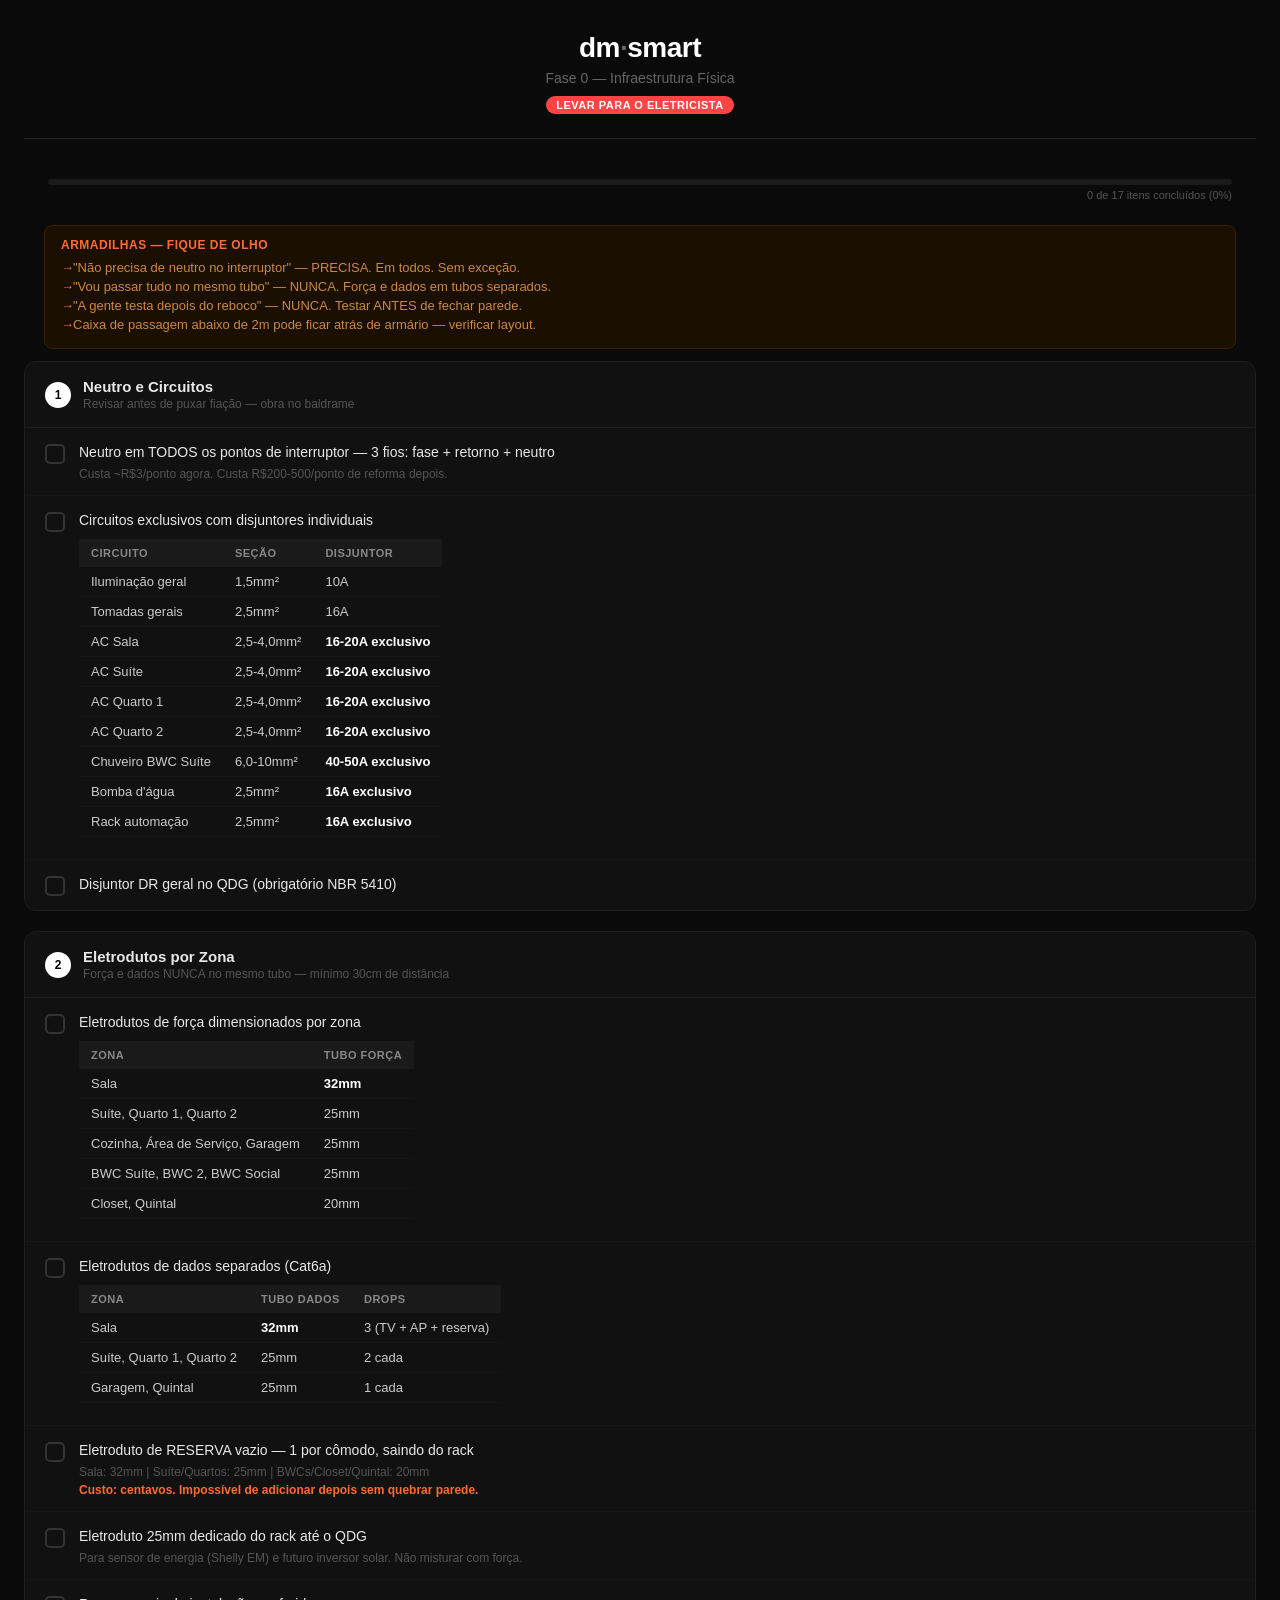
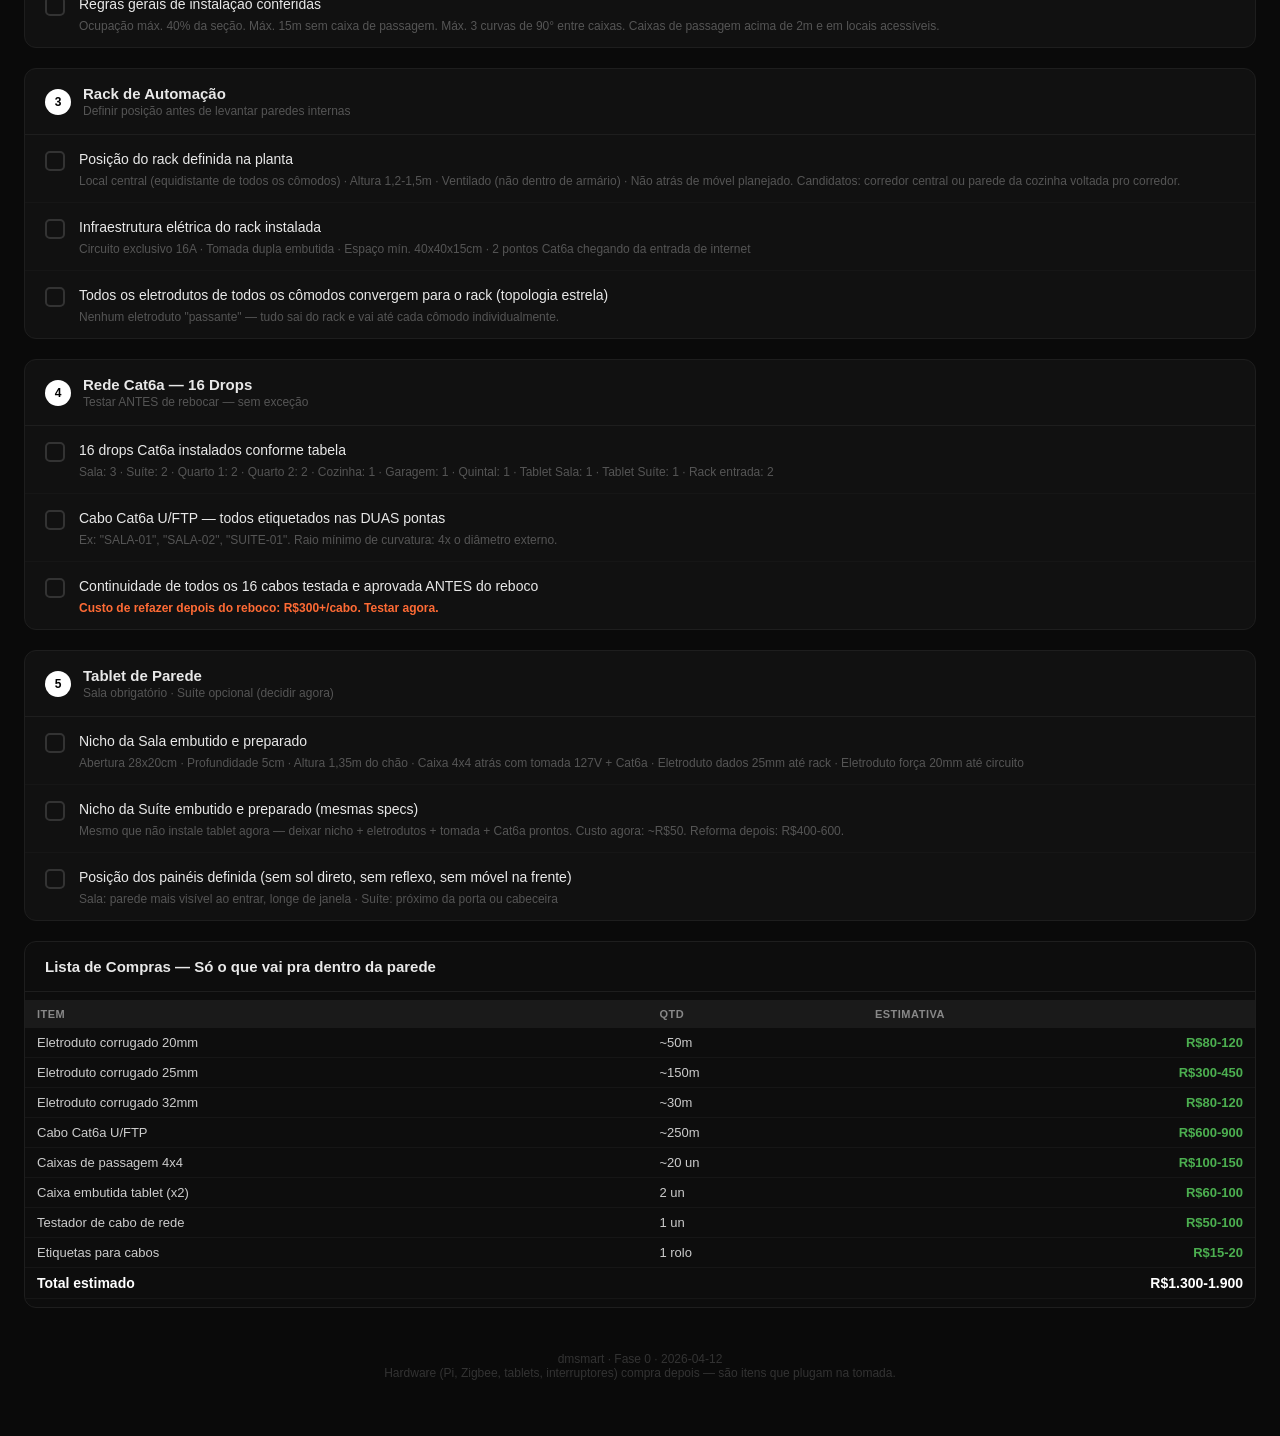
<file: docs/eletricista-checklist.html>
<!DOCTYPE html>
<html lang="pt-BR">
<head>
<meta charset="UTF-8">
<meta name="viewport" content="width=device-width, initial-scale=1.0">
<title>dmsmart — Checklist Eletricista</title>
<style>
  * { margin: 0; padding: 0; box-sizing: border-box; }
  body { font-family: 'Segoe UI', sans-serif; background: #0a0a0a; color: #e8e8e8; min-height: 100vh; padding: 32px 24px; }
  .header { text-align: center; margin-bottom: 40px; padding-bottom: 24px; border-bottom: 1px solid #222; }
  .header h1 { font-size: 28px; font-weight: 800; letter-spacing: -0.5px; }
  .header h1 span { color: #fff; }
  .header h1 .dot { color: #666; }
  .header p { color: #666; margin-top: 6px; font-size: 14px; }
  .badge { display: inline-block; background: #ff4444; color: #fff; font-size: 11px; font-weight: 700; padding: 3px 10px; border-radius: 20px; letter-spacing: 0.5px; margin-top: 10px; text-transform: uppercase; }
  .section { background: #111; border: 1px solid #1e1e1e; border-radius: 12px; margin-bottom: 20px; overflow: hidden; }
  .section-header { padding: 16px 20px; border-bottom: 1px solid #1e1e1e; display: flex; align-items: center; gap: 12px; }
  .section-num { background: #fff; color: #000; width: 26px; height: 26px; border-radius: 50%; display: flex; align-items: center; justify-content: center; font-size: 12px; font-weight: 800; flex-shrink: 0; }
  .section-title { font-size: 15px; font-weight: 700; }
  .section-sub { font-size: 12px; color: #555; margin-top: 2px; }
  .item { padding: 14px 20px; border-bottom: 1px solid #161616; display: flex; align-items: flex-start; gap: 14px; cursor: pointer; transition: background 0.15s; }
  .item:last-child { border-bottom: none; }
  .item:hover { background: #161616; }
  .item.done { opacity: 0.45; }
  .item.done .item-text { text-decoration: line-through; }
  .checkbox { width: 20px; height: 20px; border: 2px solid #333; border-radius: 5px; flex-shrink: 0; margin-top: 2px; display: flex; align-items: center; justify-content: center; transition: all 0.15s; }
  .item.done .checkbox { background: #2a7a2a; border-color: #2a7a2a; }
  .checkbox-check { color: #fff; font-size: 13px; display: none; }
  .item.done .checkbox-check { display: block; }
  .item-text { font-size: 14px; line-height: 1.5; }
  .item-detail { font-size: 12px; color: #555; margin-top: 4px; }
  .item-alert { font-size: 12px; color: #ff6b35; margin-top: 4px; font-weight: 600; }
  table { width: 100%; border-collapse: collapse; font-size: 13px; margin: 8px 0; }
  th { background: #1a1a1a; padding: 8px 12px; text-align: left; font-weight: 600; color: #888; font-size: 11px; text-transform: uppercase; letter-spacing: 0.5px; }
  td { padding: 7px 12px; border-bottom: 1px solid #161616; color: #ccc; }
  td strong { color: #fff; }
  .warn { background: #1a0f00; border: 1px solid #3a1f00; border-radius: 8px; padding: 12px 16px; margin: 12px 20px; }
  .warn-title { font-size: 12px; font-weight: 700; color: #ff6b35; text-transform: uppercase; letter-spacing: 0.5px; margin-bottom: 8px; }
  .warn-item { font-size: 13px; color: #cc8844; margin-bottom: 4px; padding-left: 12px; position: relative; }
  .warn-item::before { content: '→'; position: absolute; left: 0; color: #ff6b35; }
  .compras { background: #0d0d0d; border: 1px solid #1e1e1e; border-radius: 12px; margin-bottom: 20px; overflow: hidden; }
  .compras-header { padding: 16px 20px; border-bottom: 1px solid #1e1e1e; font-size: 15px; font-weight: 700; }
  .compras table td:last-child { color: #4caf50; font-weight: 600; text-align: right; }
  .compras table tr:last-child td { color: #fff; font-weight: 800; font-size: 14px; }
  .progress-bar { background: #1a1a1a; border-radius: 20px; height: 6px; margin: 16px 24px 4px; overflow: hidden; }
  .progress-fill { background: #fff; height: 100%; border-radius: 20px; width: 0%; transition: width 0.4s; }
  .progress-text { text-align: right; font-size: 11px; color: #555; padding: 0 24px 12px; }
  .footer { text-align: center; padding: 24px; color: #333; font-size: 12px; margin-top: 20px; }
  @media print { body { background: #fff; color: #000; } .section { background: #f9f9f9; border-color: #ddd; } }
</style>
</head>
<body>

<div class="header">
  <h1><span>dm</span><span class="dot">·</span><span>smart</span></h1>
  <p>Fase 0 — Infraestrutura Física</p>
  <div class="badge">Levar para o eletricista</div>
</div>

<div class="progress-bar"><div class="progress-fill" id="progressFill"></div></div>
<div class="progress-text" id="progressText">0 de 19 itens concluídos</div>

<!-- BLOCO DE ALERTAS -->
<div class="warn">
  <div class="warn-title">Armadilhas — Fique de olho</div>
  <div class="warn-item">"Não precisa de neutro no interruptor" — PRECISA. Em todos. Sem exceção.</div>
  <div class="warn-item">"Vou passar tudo no mesmo tubo" — NUNCA. Força e dados em tubos separados.</div>
  <div class="warn-item">"A gente testa depois do reboco" — NUNCA. Testar ANTES de fechar parede.</div>
  <div class="warn-item">Caixa de passagem abaixo de 2m pode ficar atrás de armário — verificar layout.</div>
</div>

<!-- SEÇÃO 1 -->
<div class="section">
  <div class="section-header">
    <div class="section-num">1</div>
    <div>
      <div class="section-title">Neutro e Circuitos</div>
      <div class="section-sub">Revisar antes de puxar fiação — obra no baldrame</div>
    </div>
  </div>

  <div class="item" onclick="toggle(this)">
    <div class="checkbox"><span class="checkbox-check">✓</span></div>
    <div>
      <div class="item-text">Neutro em TODOS os pontos de interruptor — 3 fios: fase + retorno + neutro</div>
      <div class="item-detail">Custa ~R$3/ponto agora. Custa R$200-500/ponto de reforma depois.</div>
    </div>
  </div>

  <div class="item" onclick="toggle(this)">
    <div class="checkbox"><span class="checkbox-check">✓</span></div>
    <div>
      <div class="item-text">Circuitos exclusivos com disjuntores individuais</div>
      <div class="item-detail">
        <table>
          <tr><th>Circuito</th><th>Seção</th><th>Disjuntor</th></tr>
          <tr><td>Iluminação geral</td><td>1,5mm²</td><td>10A</td></tr>
          <tr><td>Tomadas gerais</td><td>2,5mm²</td><td>16A</td></tr>
          <tr><td>AC Sala</td><td>2,5-4,0mm²</td><td><strong>16-20A exclusivo</strong></td></tr>
          <tr><td>AC Suíte</td><td>2,5-4,0mm²</td><td><strong>16-20A exclusivo</strong></td></tr>
          <tr><td>AC Quarto 1</td><td>2,5-4,0mm²</td><td><strong>16-20A exclusivo</strong></td></tr>
          <tr><td>AC Quarto 2</td><td>2,5-4,0mm²</td><td><strong>16-20A exclusivo</strong></td></tr>
          <tr><td>Chuveiro BWC Suíte</td><td>6,0-10mm²</td><td><strong>40-50A exclusivo</strong></td></tr>
          <tr><td>Bomba d'água</td><td>2,5mm²</td><td><strong>16A exclusivo</strong></td></tr>
          <tr><td>Rack automação</td><td>2,5mm²</td><td><strong>16A exclusivo</strong></td></tr>
        </table>
      </div>
    </div>
  </div>

  <div class="item" onclick="toggle(this)">
    <div class="checkbox"><span class="checkbox-check">✓</span></div>
    <div>
      <div class="item-text">Disjuntor DR geral no QDG (obrigatório NBR 5410)</div>
    </div>
  </div>
</div>

<!-- SEÇÃO 2 -->
<div class="section">
  <div class="section-header">
    <div class="section-num">2</div>
    <div>
      <div class="section-title">Eletrodutos por Zona</div>
      <div class="section-sub">Força e dados NUNCA no mesmo tubo — mínimo 30cm de distância</div>
    </div>
  </div>

  <div class="item" onclick="toggle(this)">
    <div class="checkbox"><span class="checkbox-check">✓</span></div>
    <div>
      <div class="item-text">Eletrodutos de força dimensionados por zona</div>
      <div class="item-detail">
        <table>
          <tr><th>Zona</th><th>Tubo Força</th></tr>
          <tr><td>Sala</td><td><strong>32mm</strong></td></tr>
          <tr><td>Suíte, Quarto 1, Quarto 2</td><td>25mm</td></tr>
          <tr><td>Cozinha, Área de Serviço, Garagem</td><td>25mm</td></tr>
          <tr><td>BWC Suíte, BWC 2, BWC Social</td><td>25mm</td></tr>
          <tr><td>Closet, Quintal</td><td>20mm</td></tr>
        </table>
      </div>
    </div>
  </div>

  <div class="item" onclick="toggle(this)">
    <div class="checkbox"><span class="checkbox-check">✓</span></div>
    <div>
      <div class="item-text">Eletrodutos de dados separados (Cat6a)</div>
      <div class="item-detail">
        <table>
          <tr><th>Zona</th><th>Tubo Dados</th><th>Drops</th></tr>
          <tr><td>Sala</td><td><strong>32mm</strong></td><td>3 (TV + AP + reserva)</td></tr>
          <tr><td>Suíte, Quarto 1, Quarto 2</td><td>25mm</td><td>2 cada</td></tr>
          <tr><td>Garagem, Quintal</td><td>25mm</td><td>1 cada</td></tr>
        </table>
      </div>
    </div>
  </div>

  <div class="item" onclick="toggle(this)">
    <div class="checkbox"><span class="checkbox-check">✓</span></div>
    <div>
      <div class="item-text">Eletroduto de RESERVA vazio — 1 por cômodo, saindo do rack</div>
      <div class="item-detail">Sala: 32mm | Suíte/Quartos: 25mm | BWCs/Closet/Quintal: 20mm</div>
      <div class="item-alert">Custo: centavos. Impossível de adicionar depois sem quebrar parede.</div>
    </div>
  </div>

  <div class="item" onclick="toggle(this)">
    <div class="checkbox"><span class="checkbox-check">✓</span></div>
    <div>
      <div class="item-text">Eletroduto 25mm dedicado do rack até o QDG</div>
      <div class="item-detail">Para sensor de energia (Shelly EM) e futuro inversor solar. Não misturar com força.</div>
    </div>
  </div>

  <div class="item" onclick="toggle(this)">
    <div class="checkbox"><span class="checkbox-check">✓</span></div>
    <div>
      <div class="item-text">Regras gerais de instalação conferidas</div>
      <div class="item-detail">Ocupação máx. 40% da seção. Máx. 15m sem caixa de passagem. Máx. 3 curvas de 90° entre caixas. Caixas de passagem acima de 2m e em locais acessíveis.</div>
    </div>
  </div>
</div>

<!-- SEÇÃO 3 -->
<div class="section">
  <div class="section-header">
    <div class="section-num">3</div>
    <div>
      <div class="section-title">Rack de Automação</div>
      <div class="section-sub">Definir posição antes de levantar paredes internas</div>
    </div>
  </div>

  <div class="item" onclick="toggle(this)">
    <div class="checkbox"><span class="checkbox-check">✓</span></div>
    <div>
      <div class="item-text">Posição do rack definida na planta</div>
      <div class="item-detail">Local central (equidistante de todos os cômodos) · Altura 1,2-1,5m · Ventilado (não dentro de armário) · Não atrás de móvel planejado. Candidatos: corredor central ou parede da cozinha voltada pro corredor.</div>
    </div>
  </div>

  <div class="item" onclick="toggle(this)">
    <div class="checkbox"><span class="checkbox-check">✓</span></div>
    <div>
      <div class="item-text">Infraestrutura elétrica do rack instalada</div>
      <div class="item-detail">Circuito exclusivo 16A · Tomada dupla embutida · Espaço mín. 40x40x15cm · 2 pontos Cat6a chegando da entrada de internet</div>
    </div>
  </div>

  <div class="item" onclick="toggle(this)">
    <div class="checkbox"><span class="checkbox-check">✓</span></div>
    <div>
      <div class="item-text">Todos os eletrodutos de todos os cômodos convergem para o rack (topologia estrela)</div>
      <div class="item-detail">Nenhum eletroduto "passante" — tudo sai do rack e vai até cada cômodo individualmente.</div>
    </div>
  </div>
</div>

<!-- SEÇÃO 4 -->
<div class="section">
  <div class="section-header">
    <div class="section-num">4</div>
    <div>
      <div class="section-title">Rede Cat6a — 16 Drops</div>
      <div class="section-sub">Testar ANTES de rebocar — sem exceção</div>
    </div>
  </div>

  <div class="item" onclick="toggle(this)">
    <div class="checkbox"><span class="checkbox-check">✓</span></div>
    <div>
      <div class="item-text">16 drops Cat6a instalados conforme tabela</div>
      <div class="item-detail">Sala: 3 · Suíte: 2 · Quarto 1: 2 · Quarto 2: 2 · Cozinha: 1 · Garagem: 1 · Quintal: 1 · Tablet Sala: 1 · Tablet Suíte: 1 · Rack entrada: 2</div>
    </div>
  </div>

  <div class="item" onclick="toggle(this)">
    <div class="checkbox"><span class="checkbox-check">✓</span></div>
    <div>
      <div class="item-text">Cabo Cat6a U/FTP — todos etiquetados nas DUAS pontas</div>
      <div class="item-detail">Ex: "SALA-01", "SALA-02", "SUITE-01". Raio mínimo de curvatura: 4x o diâmetro externo.</div>
    </div>
  </div>

  <div class="item" onclick="toggle(this)">
    <div class="checkbox"><span class="checkbox-check">✓</span></div>
    <div>
      <div class="item-text">Continuidade de todos os 16 cabos testada e aprovada ANTES do reboco</div>
      <div class="item-alert">Custo de refazer depois do reboco: R$300+/cabo. Testar agora.</div>
    </div>
  </div>
</div>

<!-- SEÇÃO 5 -->
<div class="section">
  <div class="section-header">
    <div class="section-num">5</div>
    <div>
      <div class="section-title">Tablet de Parede</div>
      <div class="section-sub">Sala obrigatório · Suíte opcional (decidir agora)</div>
    </div>
  </div>

  <div class="item" onclick="toggle(this)">
    <div class="checkbox"><span class="checkbox-check">✓</span></div>
    <div>
      <div class="item-text">Nicho da Sala embutido e preparado</div>
      <div class="item-detail">Abertura 28x20cm · Profundidade 5cm · Altura 1,35m do chão · Caixa 4x4 atrás com tomada 127V + Cat6a · Eletroduto dados 25mm até rack · Eletroduto força 20mm até circuito</div>
    </div>
  </div>

  <div class="item" onclick="toggle(this)">
    <div class="checkbox"><span class="checkbox-check">✓</span></div>
    <div>
      <div class="item-text">Nicho da Suíte embutido e preparado (mesmas specs)</div>
      <div class="item-detail">Mesmo que não instale tablet agora — deixar nicho + eletrodutos + tomada + Cat6a prontos. Custo agora: ~R$50. Reforma depois: R$400-600.</div>
    </div>
  </div>

  <div class="item" onclick="toggle(this)">
    <div class="checkbox"><span class="checkbox-check">✓</span></div>
    <div>
      <div class="item-text">Posição dos painéis definida (sem sol direto, sem reflexo, sem móvel na frente)</div>
      <div class="item-detail">Sala: parede mais visível ao entrar, longe de janela · Suíte: próximo da porta ou cabeceira</div>
    </div>
  </div>
</div>

<!-- LISTA DE COMPRAS -->
<div class="compras">
  <div class="compras-header">Lista de Compras — Só o que vai pra dentro da parede</div>
  <table>
    <tr><th>Item</th><th>Qtd</th><th>Estimativa</th></tr>
    <tr><td>Eletroduto corrugado 20mm</td><td>~50m</td><td>R$80-120</td></tr>
    <tr><td>Eletroduto corrugado 25mm</td><td>~150m</td><td>R$300-450</td></tr>
    <tr><td>Eletroduto corrugado 32mm</td><td>~30m</td><td>R$80-120</td></tr>
    <tr><td>Cabo Cat6a U/FTP</td><td>~250m</td><td>R$600-900</td></tr>
    <tr><td>Caixas de passagem 4x4</td><td>~20 un</td><td>R$100-150</td></tr>
    <tr><td>Caixa embutida tablet (x2)</td><td>2 un</td><td>R$60-100</td></tr>
    <tr><td>Testador de cabo de rede</td><td>1 un</td><td>R$50-100</td></tr>
    <tr><td>Etiquetas para cabos</td><td>1 rolo</td><td>R$15-20</td></tr>
    <tr><td><strong>Total estimado</strong></td><td></td><td><strong>R$1.300-1.900</strong></td></tr>
  </table>
</div>

<div class="footer">
  dmsmart · Fase 0 · 2026-04-12<br>
  Hardware (Pi, Zigbee, tablets, interruptores) compra depois — são itens que plugam na tomada.
</div>

<script>
function toggle(el) {
  el.classList.toggle('done');
  updateProgress();
  saveState();
}

function updateProgress() {
  const items = document.querySelectorAll('.item');
  const done = document.querySelectorAll('.item.done').length;
  const pct = Math.round((done / items.length) * 100);
  document.getElementById('progressFill').style.width = pct + '%';
  document.getElementById('progressText').textContent = done + ' de ' + items.length + ' itens concluídos (' + pct + '%)';
}

function saveState() {
  const states = [...document.querySelectorAll('.item')].map(el => el.classList.contains('done'));
  localStorage.setItem('dmsmart-fase0', JSON.stringify(states));
}

function loadState() {
  const saved = localStorage.getItem('dmsmart-fase0');
  if (!saved) return;
  const states = JSON.parse(saved);
  document.querySelectorAll('.item').forEach((el, i) => {
    if (states[i]) el.classList.add('done');
  });
  updateProgress();
}

loadState();
updateProgress();
</script>
</body>
</html>
</file>
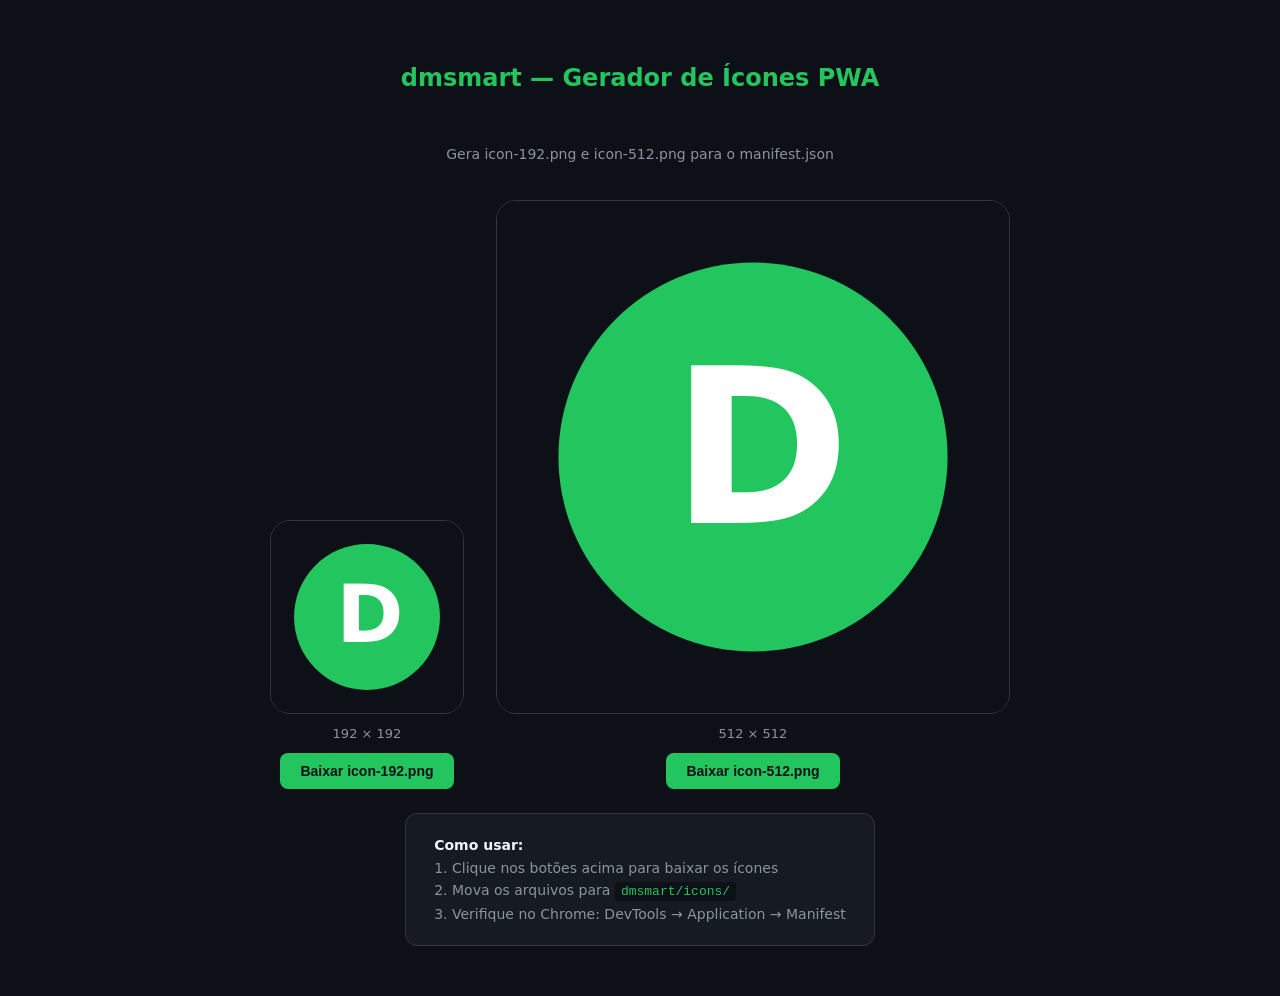
<file: tools/generate-icons.html>
<!DOCTYPE html>
<html lang="pt-BR">
<head>
  <meta charset="UTF-8">
  <meta name="viewport" content="width=device-width, initial-scale=1">
  <title>dmsmart — Gerador de Ícones PWA</title>
  <style>
    body {
      font-family: system-ui, sans-serif;
      background: #0d1117;
      color: #f0f6fc;
      display: flex;
      flex-direction: column;
      align-items: center;
      gap: 24px;
      padding: 40px;
      min-height: 100vh;
    }
    h1 { color: #22c55e; font-size: 24px; }
    p { color: #8b949e; font-size: 14px; }
    .icons-row {
      display: flex;
      gap: 32px;
      align-items: flex-end;
      flex-wrap: wrap;
      justify-content: center;
    }
    .icon-block {
      display: flex;
      flex-direction: column;
      align-items: center;
      gap: 12px;
    }
    canvas {
      border-radius: 20px;
      border: 1px solid #30363d;
    }
    button {
      background: #22c55e;
      color: #0d1117;
      border: none;
      padding: 10px 20px;
      border-radius: 8px;
      font-size: 14px;
      font-weight: 700;
      cursor: pointer;
    }
    button:hover { background: #16a34a; }
    .instructions {
      background: #161b22;
      border: 1px solid #30363d;
      border-radius: 12px;
      padding: 20px 28px;
      max-width: 480px;
      font-size: 14px;
      color: #8b949e;
      line-height: 1.6;
    }
    .instructions code {
      background: #0d1117;
      padding: 2px 6px;
      border-radius: 4px;
      color: #22c55e;
      font-size: 13px;
    }
  </style>
</head>
<body>
  <h1>dmsmart — Gerador de Ícones PWA</h1>
  <p>Gera icon-192.png e icon-512.png para o manifest.json</p>

  <div class="icons-row">
    <div class="icon-block">
      <canvas id="canvas192" width="192" height="192"></canvas>
      <span style="color:#8b949e; font-size:13px">192 × 192</span>
      <button onclick="download(192)">Baixar icon-192.png</button>
    </div>
    <div class="icon-block">
      <canvas id="canvas512" width="512" height="512"></canvas>
      <span style="color:#8b949e; font-size:13px">512 × 512</span>
      <button onclick="download(512)">Baixar icon-512.png</button>
    </div>
  </div>

  <div class="instructions">
    <strong style="color:#f0f6fc">Como usar:</strong><br>
    1. Clique nos botões acima para baixar os ícones<br>
    2. Mova os arquivos para <code>dmsmart/icons/</code><br>
    3. Verifique no Chrome: DevTools → Application → Manifest
  </div>

  <script>
    function drawIcon(size) {
      const canvasId = `canvas${size}`;
      const canvas = document.getElementById(canvasId);
      const ctx = canvas.getContext('2d');
      const cx = size / 2;
      const cy = size / 2;
      const radius = size * 0.38;

      // Fundo escuro
      ctx.fillStyle = '#0d1117';
      ctx.fillRect(0, 0, size, size);

      // Círculo verde
      ctx.beginPath();
      ctx.arc(cx, cy, radius, 0, Math.PI * 2);
      ctx.fillStyle = '#22c55e';
      ctx.fill();

      // Letra "D" branca e bold
      const fontSize = Math.round(size * 0.42);
      ctx.font = `900 ${fontSize}px system-ui, -apple-system, sans-serif`;
      ctx.fillStyle = '#ffffff';
      ctx.textAlign = 'center';
      ctx.textBaseline = 'middle';
      ctx.fillText('D', cx + size * 0.015, cy + size * 0.02);
    }

    function download(size) {
      const canvas = document.getElementById(`canvas${size}`);
      const link = document.createElement('a');
      link.download = `icon-${size}.png`;
      link.href = canvas.toDataURL('image/png');
      link.click();
    }

    // Renderiza os dois ícones ao carregar
    drawIcon(192);
    drawIcon(512);
  </script>
</body>
</html>
</file>
